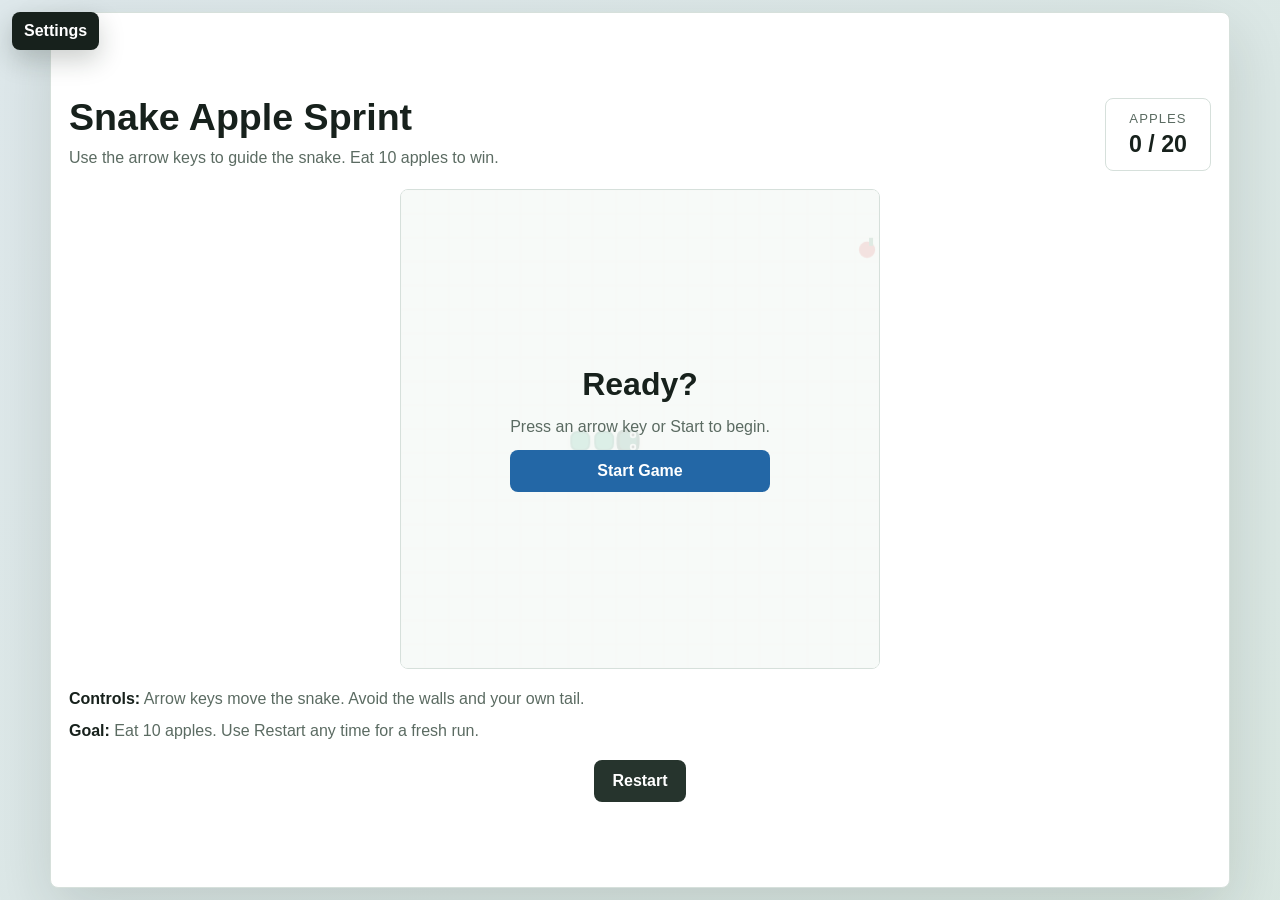
<file: index.html>
<!DOCTYPE html>
<html lang="en">
<head>
  <meta charset="UTF-8">
  <meta name="viewport" content="width=device-width, initial-scale=1.0">
  <title>Snake Apple Sprint</title>
  <link rel="stylesheet" href="styles.css?v=troops-4">
</head>
<body>
  <div class="game-menu">
    <button class="game-menu-button" type="button" aria-label="Open game selection">Settings</button>
    <nav class="game-sidebar" aria-label="Game navigation">
      <a href="#snakeGame">Snake</a>
      <a href="#runnerGame">Coin Runner</a>
      <a href="#mazePanel">Lantern Maze</a>
      <a href="#wordPanel">Word Forge</a>
      <a href="#tankPanel">Tank Battle</a>
      <a href="#defensePanel">President Defense</a>
    </nav>
  </div>

  <main class="game-shell">
    <section class="game-panel" id="snakeGame" aria-label="Snake game">
      <div class="top-bar">
        <div>
          <h1>Snake Apple Sprint</h1>
          <p>Use the arrow keys to guide the snake. Eat 10 apples to win.</p>
        </div>
        <div class="score-card" aria-live="polite">
          <span>Apples</span>
          <strong id="score">0 / 10</strong>
        </div>
      </div>

      <div class="board-wrap">
        <canvas id="gameCanvas" width="480" height="480" aria-label="Snake game board"></canvas>
        <div class="overlay" id="overlay">
          <h2 id="overlayTitle">Ready?</h2>
          <p id="overlayText">Press an arrow key or Start to begin.</p>
          <button id="restartButton" type="button">Start Game</button>
        </div>
      </div>

      <div class="instructions">
        <p><strong>Controls:</strong> Arrow keys move the snake. Avoid the walls and your own tail.</p>
        <p><strong>Goal:</strong> Eat 10 apples. Use Restart any time for a fresh run.</p>
      </div>

      <button class="secondary-button" id="quickRestartButton" type="button">Restart</button>
    </section>

    <section class="game-panel runner-panel" id="runnerGame" aria-label="Coin runner game">
      <div class="top-bar">
        <div>
          <h1>Coin Track Runner</h1>
          <p>Dodge boxes, jump barriers, and slide under signs while collecting coins.</p>
        </div>
        <div class="score-card coin-score" aria-live="polite">
          <span>Runner</span>
          <strong id="runnerScore">Coins 0 | Lives 3</strong>
        </div>
      </div>

      <div class="runner-wrap">
        <canvas id="runnerCanvas" width="640" height="360" aria-label="Subway surfer style runner game"></canvas>
        <div class="overlay runner-overlay" id="runnerOverlay">
          <h2 id="runnerOverlayTitle">Ready?</h2>
          <p id="runnerOverlayText">Press Start to run. Use arrows to switch lanes, jump, and slide under signs.</p>
          <button id="runnerRestartButton" type="button">Start Run</button>
        </div>
      </div>

      <div class="instructions">
        <p><strong>Controls:</strong> Left/Right or A/D switch lanes. Up, W, or Space jumps.</p>
        <p><strong>Goal:</strong> Survive as long as you can. Collect coins, shields, and magnets. You have 3 lives.</p>
      </div>

      <button class="secondary-button" id="runnerQuickRestartButton" type="button">Restart Runner</button>
    </section>

    <section class="game-panel maze-panel" id="mazePanel" aria-label="Dark maze game">
      <div class="top-bar">
        <div>
          <h1>Lantern Maze</h1>
          <p>Find the glowing exit in a dark maze. Only the area near you is visible.</p>
        </div>
        <div class="score-card maze-status" aria-live="polite">
          <span>Maze</span>
          <strong id="mazeStats">100 HP</strong>
        </div>
      </div>

      <div class="maze-wrap">
        <canvas id="mazeCanvas" width="640" height="420" aria-label="Dark maze board"></canvas>
        <div class="overlay maze-overlay" id="mazeOverlay">
          <h2 id="mazeOverlayTitle">Enter the Maze</h2>
          <p id="mazeOverlayText">Use the arrow buttons below to move through the dark. Press B to arm a bomb.</p>
          <button id="mazeRestartButton" type="button">Start Maze</button>
        </div>
      </div>

      <div class="maze-controls" aria-label="Maze movement buttons">
        <button class="maze-arrow" id="mazeUpButton" type="button" aria-label="Move up">↑</button>
        <button class="maze-arrow" id="mazeLeftButton" type="button" aria-label="Move left">←</button>
        <button class="maze-arrow" id="mazeDownButton" type="button" aria-label="Move down">↓</button>
        <button class="maze-arrow" id="mazeRightButton" type="button" aria-label="Move right">→</button>
      </div>
      <button class="give-up-button" id="mazeGiveUpButton" type="button">Give Up</button>

      <div class="instructions">
        <p><strong>Controls:</strong> Use the arrow buttons. Keyboard arrows work after clicking the maze. Press B to arm a bomb.</p>
        <p><strong>Goal:</strong> The exit route can be completed in 400 steps or less. Avoid the monster, collect meat to heal, and use bombs to break walls.</p>
      </div>

      <button class="secondary-button" id="mazeQuickRestartButton" type="button">Restart Maze</button>
    </section>

    <section class="game-panel word-panel" id="wordPanel" aria-label="Word guessing game">
      <div class="top-bar">
        <div>
          <h1>Word Forge</h1>
          <p>Guess the hidden 5 or 6 letter word. The board changes size to match the word.</p>
        </div>
        <div class="score-card word-status" aria-live="polite">
          <span>Word</span>
          <strong id="wordStatus">Ready</strong>
        </div>
      </div>

      <div class="word-board" id="wordBoard" aria-label="Word guesses"></div>

      <form class="word-form" id="wordForm">
        <input id="wordInput" type="text" autocomplete="off" spellcheck="false" aria-label="Enter your word guess">
        <button id="wordGuessButton" type="submit">Guess</button>
      </form>

      <div class="word-message" id="wordMessage" aria-live="polite">Type a guess and press Guess.</div>

      <div class="instructions">
        <p><strong>Clues:</strong> Green means correct spot, gold means the letter is in the word, gray means not included.</p>
        <p><strong>Goal:</strong> Solve the word in 6 guesses. New Game picks a fresh 5 or 6 letter word.</p>
      </div>

      <button class="secondary-button" id="wordRestartButton" type="button">New Game</button>
    </section>

    <section class="game-panel tank-panel" id="tankPanel" aria-label="Tank battle game">
      <div class="top-bar">
        <div>
          <h1>Tank Battle</h1>
          <p>Clear enemy waves, earn coins, repair your tank, and upgrade between stages.</p>
        </div>
        <div class="score-card tank-status" aria-live="polite">
          <span>Tank</span>
          <strong id="tankStats">Stage 1</strong>
        </div>
      </div>

      <div class="tank-wrap">
        <canvas id="tankCanvas" width="640" height="420" aria-label="Tank battle arena"></canvas>
        <div class="overlay tank-overlay" id="tankOverlay">
          <h2 id="tankOverlayTitle">Tank Ready</h2>
          <p id="tankOverlayText">Use the arrow keys to move and press P to shoot.</p>
          <button id="tankStartButton" type="button">Start Battle</button>
        </div>
      </div>

      <div class="tank-shop" id="tankShop" hidden>
        <button id="tankRepairButton" type="button">Repair 20 HP - 8 coins</button>
        <button id="tankArmorButton" type="button">Armor +20 max HP - 14 coins</button>
        <button id="tankDamageButton" type="button">Cannon +1 damage - 16 coins</button>
        <button id="tankSpeedButton" type="button">Tracks +speed - 12 coins</button>
        <button id="tankNextStageButton" type="button">Next Stage</button>
      </div>

      <div class="instructions">
        <p><strong>Controls:</strong> Click the tank game first. Arrow keys move the tank. Press P to shoot.</p>
        <p><strong>Goal:</strong> Defeat all enemies in each stage, spend coins on repairs/upgrades, then continue.</p>
      </div>

      <button class="secondary-button" id="tankRestartButton" type="button">Restart Tank Game</button>
    </section>

    <section class="game-panel defense-panel" id="defensePanel" aria-label="President tower defense game">
      <div class="top-bar">
        <div>
          <h1>President Defense</h1>
          <p>Build walls and defenses, fight as a soldier, and protect the president on the right side.</p>
        </div>
        <div class="score-card defense-status" aria-live="polite">
          <span>Defense</span>
          <strong id="defenseStats">Wave 1</strong>
        </div>
      </div>

      <div class="defense-toolbar" aria-label="Defense build controls">
        <button class="defense-tab" id="defensePlayerTabButton" type="button">Player Upgrades</button>
        <button class="defense-tab active" id="defenseBuildTabButton" type="button">Defenses</button>
        <button class="defense-tab" id="defenseUpgradeTabButton" type="button">Defense Upgrades</button>
        <button class="defense-tab" id="defenseAbilityTabButton" type="button">Abilities</button>
        <button class="defense-tab" id="defenseMergeTabButton" type="button">Merge</button>
        <button class="defense-tab" id="defenseRepairTabButton" type="button">Repairs</button>
        <button class="defense-tab" id="defenseStatsTabButton" type="button">Stats</button>
        <button class="defense-tab" id="defenseHandbookTabButton" type="button">Handbook</button>
        <button class="defense-tab" id="defenseDemoTabButton" type="button">Demo Mode</button>
        <button id="defenseBattleModeButton" type="button">Battle Mode</button>
        <button id="defenseWaveButton" type="button">Start Wave</button>
        <button id="defenseReturnHomeButton" type="button" hidden>Return Home</button>
      </div>

      <div class="defense-menu">
        <div class="defense-menu-panel" id="defensePlayerPanel">
          <button id="defenseDamageUpgradeButton" type="button">Damage +1 - 24</button>
          <button id="defenseBurstUpgradeButton" type="button">Burst Fire - 38</button>
          <button id="defenseFireRateUpgradeButton" type="button">Faster Trigger - 30</button>
          <button id="defenseHealthUpgradeButton" type="button">Health +190 - 20</button>
          <div class="equipment-panel" id="defenseEquipmentPanel"></div>
          <div class="defense-president-upgrades">
            <small id="defensePresidentStatus">President Lv 1 | 100 HP</small>
            <button id="defensePresidentHealthButton" type="button">President Health +50 - 120</button>
          </div>
        </div>
        <div class="defense-menu-panel active" id="defenseBuildPanel">
          <details class="defense-build-section" open>
            <summary class="defense-build-section-title">Basics</summary>
            <div class="defense-build-items">
              <button class="defense-tool active" id="defenseWallButton" type="button">Wall - 12</button>
              <button class="defense-tool" id="defenseCampButton" type="button">Army Camp - 44</button>
              <button class="defense-tool" id="defenseTankCampButton" type="button">Tank Camp - 78</button>
              <button class="defense-tool" id="defenseAirfieldButton" type="button">Airfield - 90</button>
              <button class="defense-tool" id="defenseTroopLauncherButton" type="button">Troop Launcher - 130</button>
              <button class="defense-tool" id="defenseBuilderButton" type="button">Battle Builder - 110</button>
            </div>
          </details>
          <details class="defense-build-section">
            <summary class="defense-build-section-title">Weapons</summary>
            <div class="defense-build-items">
              <button class="defense-tool" id="defenseTurretButton" type="button">Turret - 34</button>
              <button class="defense-tool" id="defenseCannonButton" type="button">Cannon - 52</button>
              <button class="defense-tool" id="defenseAntiAirButton" type="button">Anti-Air - 46</button>
              <button class="defense-tool" id="defenseGrenadeButton" type="button">Grenade Tower - 74</button>
              <button class="defense-tool" id="defenseMinigunButton" type="button">Minigun - 64</button>
              <button class="defense-tool" id="defenseRicochetButton" type="button">Ricochet Cannon - 175</button>
              <button class="defense-tool" id="defenseWizardButton" type="button">Wizard Tower - 45</button>
            </div>
          </details>
          <details class="defense-build-section">
            <summary class="defense-build-section-title">High-End Weapons</summary>
            <div class="defense-build-items">
              <button class="defense-tool" id="defenseSpellButton" type="button">Spell Tower - 260</button>
              <button class="defense-tool" id="defenseInfernoSingleButton" type="button">Inferno Single - 420</button>
              <button class="defense-tool" id="defenseInfernoMultiButton" type="button">Inferno Multi - 420</button>
              <button class="defense-tool" id="defenseMonolithButton" type="button">Monolith - 500</button>
              <button class="defense-tool" id="defenseXbowButton" type="button">X-Bow - 350</button>
              <button class="defense-tool" id="defenseGigaTeslaButton" type="button">Giga Tesla - 480</button>
              <button class="defense-tool" id="defenseScattershotButton" type="button">Scattershot - 400</button>
              <button class="defense-tool" id="defenseAirburstButton" type="button">Explosive Air Defense - 96</button>
            </div>
          </details>
          <details class="defense-build-section">
            <summary class="defense-build-section-title">Traps</summary>
            <div class="defense-build-items">
              <button class="defense-tool" id="defenseTrapButton" type="button">Bomb Trap - 24</button>
              <button class="defense-tool" id="defenseGiantBombButton" type="button">Giant Bomb - 60</button>
              <button class="defense-tool" id="defensePushTrapButton" type="button">Push Trap - 38</button>
              <button class="defense-tool" id="defenseAirbombButton" type="button">Air Bomb - 76</button>
            </div>
          </details>
          <details class="defense-build-section">
            <summary class="defense-build-section-title">Artillery</summary>
            <div class="defense-build-items">
              <button class="defense-tool" id="defenseMortarButton" type="button">Mortar - 88</button>
              <button class="defense-tool" id="defenseMultiMortarButton" type="button">Multi Mortar - 124</button>
              <button class="defense-tool" id="defenseMissileButton" type="button">Missile - 250</button>
              <button class="defense-tool" id="defenseRapidMissileButton" type="button">Rapid Missile - 375</button>
              <button class="defense-tool" id="defenseInfernoArtilleryButton" type="button">Inferno Artillery - 700</button>
              <button class="defense-tool" id="defenseEagleButton" type="button">Eagle Artillery - 1000</button>
            </div>
          </details>
          <details class="defense-build-section" id="defenseMergedBuildSection" hidden>
            <summary class="defense-build-section-title">Merged Defenses</summary>
            <div class="defense-build-items">
              <button class="defense-tool" id="defenseFreezeSpellBuildButton" type="button">Freeze/Poison Spell Tower - 1000</button>
              <button class="defense-tool" id="defenseLavaLauncherButton" type="button">Lava Launcher - 7500</button>
              <button class="defense-tool" id="defenseYpj20Button" type="button">YPJ 20 - 35000</button>
              <button class="defense-tool" id="defenseGigaInfernoButton" type="button">Giga Inferno - 15000</button>
              <button class="defense-tool" id="defenseSuperWizardButton" type="button">Super Wizard Tower - 2000</button>
            </div>
          </details>
        </div>
        <div class="defense-menu-panel" id="defenseUpgradePanel">
          <details class="defense-build-section" open>
            <summary class="defense-build-section-title">Basics</summary>
            <div class="defense-build-items">
              <button id="defenseWallUpgradeButton" type="button">Stronger Walls - 26</button>
              <button id="defenseCampUpgradeButton" type="button">Army Camp Training - 36</button>
              <button id="defenseTankCampUpgradeButton" type="button">Tank Camp Training - 48</button>
              <button id="defenseAirfieldUpgradeButton" type="button">Airfield Training - 54</button>
              <button id="defenseTroopLauncherUpgradeButton" type="button">Troop Launcher - 62</button>
              <button id="defenseBuilderUpgradeButton" type="button">Builder Repairs - 44</button>
            </div>
          </details>
          <details class="defense-build-section">
            <summary class="defense-build-section-title">Weapons</summary>
            <div class="defense-build-items">
              <button id="defenseTurretUpgradeButton" type="button">Turret Power - 34</button>
              <button id="defenseCannonUpgradeButton" type="button">Cannon Power - 42</button>
              <button id="defenseAntiAirUpgradeButton" type="button">Anti-Air Power - 38</button>
              <button id="defenseGrenadeUpgradeButton" type="button">Grenade Power - 42</button>
              <button id="defenseMinigunUpgradeButton" type="button">Minigun Power - 40</button>
              <button id="defenseRicochetUpgradeButton" type="button">Ricochet Power - 64</button>
              <button id="defenseWizardUpgradeButton" type="button">Wizard Tower slash</button>
            </div>
          </details>
          <details class="defense-build-section">
            <summary class="defense-build-section-title">High-End Weapons</summary>
            <div class="defense-build-items">
              <button id="defenseSpellUpgradeButton" type="button">Spell Rage - 70</button>
              <button id="defenseInfernoUpgradeButton" type="button">Inferno Heat - 100</button>
              <button id="defenseFreezeSpellUpgradeButton" type="button">Freeze/Poison Spell - 95</button>
              <button id="defenseMonolithUpgradeButton" type="button">Monolith Power - 90</button>
              <button id="defenseXbowUpgradeButton" type="button">X-Bow Lv 2 - 190</button>
              <button id="defenseGigaTeslaUpgradeButton" type="button">Giga Tesla damage/chains</button>
              <button id="defenseGigaInfernoUpgradeButton" type="button">Giga Inferno burn</button>
              <button id="defenseScattershotUpgradeButton" type="button">Scattershot damage</button>
            </div>
          </details>
          <details class="defense-build-section">
            <summary class="defense-build-section-title">Traps</summary>
            <div class="defense-build-items">
              <button id="defenseTrapUpgradeButton" type="button">Bomb Trap Power - 34</button>
              <button id="defensePushTrapUpgradeButton" type="button">Push Trap distance</button>
              <button id="defenseAirbombUpgradeButton" type="button">Airbomb Power - 46</button>
            </div>
          </details>
          <details class="defense-build-section">
            <summary class="defense-build-section-title">Artillery</summary>
            <div class="defense-build-items">
              <button id="defenseMortarUpgradeButton" type="button">Mortar Power - 52</button>
              <button id="defenseMultiMortarUpgradeButton" type="button">Multi Mortar Power - 58</button>
              <button id="defenseMissileUpgradeButton" type="button">Missile Power - 60</button>
              <button id="defenseRapidMissileUpgradeButton" type="button">Rapid Missile Power - 72</button>
              <button id="defenseInfernoArtilleryUpgradeButton" type="button">Inferno Artillery - 110</button>
              <button id="defenseEagleUpgradeButton" type="button">Eagle Power - 120</button>
              <button id="defenseHoneyLauncherButton" type="button">Honey Launcher Lv 1 - $5000</button>
            </div>
          </details>
        </div>
        <div class="defense-menu-panel ability-panel" id="defenseAbilityPanel">
          <div class="ability-list" id="defenseAbilityList">Max a defense to unlock Phoenix.</div>
        </div>
        <div class="defense-menu-panel merge-panel" id="defenseMergePanel">
          <div class="merge-list" id="defenseMergeList">Merge a Mortar and Spell Tower to unlock a Freeze/Poison Spell Tower.</div>
        </div>
        <div class="defense-menu-panel repair-panel" id="defenseRepairPanel">
          <div class="repair-list" id="defenseRepairList">No damaged buildings.</div>
        </div>
        <div class="defense-menu-panel stats-panel" id="defenseStatsPanel">
          <div class="defense-stat-list" id="defenseStatList">Select Stats to view defense power.</div>
        </div>
        <div class="defense-menu-panel handbook-panel" id="defenseHandbookPanel">
          <div class="defense-handbook-list" id="defenseHandbookList">Select Handbook to view defense level progress.</div>
        </div>
        <div class="defense-menu-panel demo-panel" id="defenseDemoPanel">
          <button id="defenseDemoToggleButton" type="button">Demo Mode: OFF</button>
          <p>Turn on Demo Mode for infinite money while testing defenses, upgrades, repairs, and abilities.</p>
          <label class="demo-wave-control">
            Jump to wave
            <input id="defenseDemoWaveInput" type="number" min="1" max="200" value="20">
          </label>
          <button id="defenseDemoWaveButton" type="button">Set Wave</button>
          <p id="defenseDemoWaveStatus">Type a wave number, then start it.</p>
        </div>
      </div>

      <div class="defense-wrap">
        <canvas id="defenseCanvas" width="1080" height="480" aria-label="Side scrolling tower defense battlefield"></canvas>
        <div class="overlay defense-overlay" id="defenseOverlay">
          <h2 id="defenseOverlayTitle">Hold the Line</h2>
          <p id="defenseOverlayText">Aim with the mouse and left click to shoot. Place defenses before starting a wave.</p>
          <div class="defense-next-preview" id="defenseNextPreview" hidden></div>
          <button id="defenseStartButton" type="button">Start Defense</button>
        </div>
      </div>

      <div class="instructions">
        <p><strong>Controls:</strong> Click this game first. A/D or Left/Right scrolls the battlefield. W/S or Up/Down moves your soldier. Aim with the mouse and left click to shoot.</p>
        <p><strong>Build:</strong> Use the tabs for player upgrades, defenses, and defense upgrades. Shift+click or right-click places selected defenses.</p>
        <p><strong>Story Mode:</strong> Use the attack button below to raid the Plains, Forest, Cave Entrance, and deeper scenes. Every enemy drops ores, and each cleared level grants a random piece of equipment. After 3 attack levels, defend the president to recharge.</p>
      </div>

      <div class="defense-story-bar">
        <button class="secondary-button defense-story-button" id="defenseStoryButton" type="button">Attack: Plains - Level 1</button>
        <span class="defense-story-status" id="defenseStoryStatus">Story: Level 1 (Plains) | Attacks left: 3/3</span>
      </div>

      <button class="secondary-button" id="defenseRestartButton" type="button">Restart Defense</button>
      <button class="secondary-button" id="defenseGiveUpButton" type="button">Give Up</button>
    </section>
  </main>

  <script src="script.js?v=troops-4"></script>
</body>
</html>
</file>
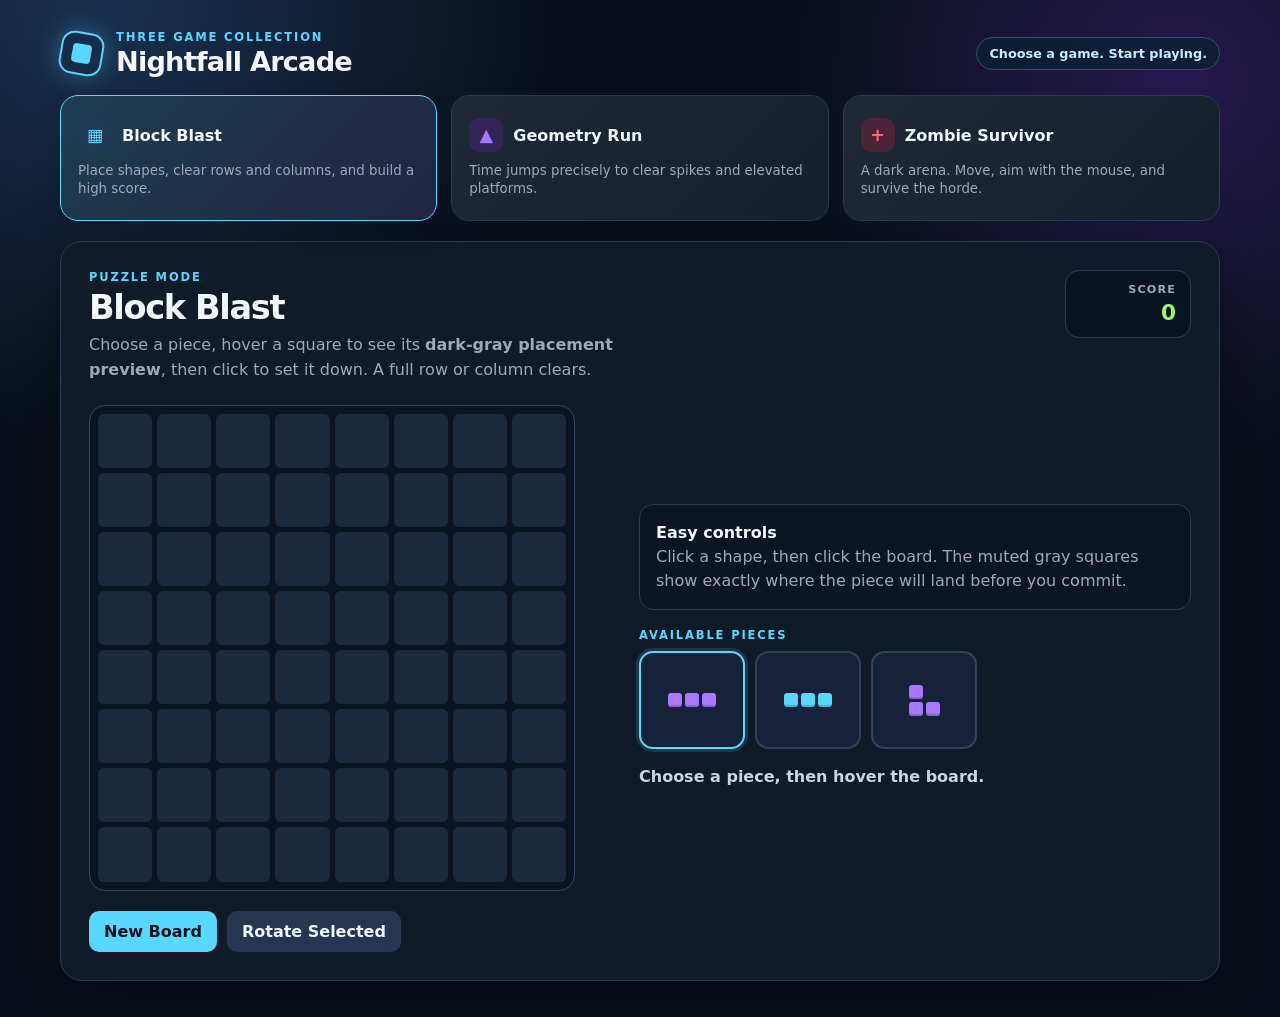
<file: nightfall-arcade.html>
<!DOCTYPE html>
<html lang="en">
<head>
  <meta charset="UTF-8">
  <meta name="viewport" content="width=device-width, initial-scale=1.0">
  <title>Nightfall Arcade</title>
  <style>
    :root {
      color-scheme: dark;
      --ink: #f4f7fb;
      --muted: #9da9bb;
      --night: #09101b;
      --panel: #111b2a;
      --panel-light: #18263a;
      --line: #2b3a50;
      --cyan: #58d7ff;
      --violet: #a879ff;
      --lime: #9cf56b;
      --danger: #ff667d;
      --shadow: 0 22px 70px rgba(0, 0, 0, .38);
    }

    * { box-sizing: border-box; }
    html { scroll-behavior: smooth; }
    body {
      min-width: 320px;
      min-height: 100vh;
      margin: 0;
      color: var(--ink);
      font-family: Inter, ui-sans-serif, system-ui, -apple-system, BlinkMacSystemFont, "Segoe UI", sans-serif;
      background: radial-gradient(circle at 8% 0%, #1a3050 0%, transparent 28rem), radial-gradient(circle at 92% 8%, #25194d 0%, transparent 24rem), var(--night);
    }
    button { font: inherit; }
    button:focus-visible, canvas:focus-visible { outline: 3px solid #fff; outline-offset: 3px; }

    .site-header { width: min(1160px, calc(100% - 32px)); margin: 0 auto; padding: 30px 0 18px; display: flex; justify-content: space-between; gap: 20px; align-items: center; }
    .brand { display: flex; align-items: center; gap: 13px; }
    .brand-mark { width: 43px; height: 43px; border: 2px solid var(--cyan); border-radius: 13px; transform: rotate(10deg); box-shadow: 0 0 25px rgba(88, 215, 255, .35); position: relative; }
    .brand-mark::after { content: ""; position: absolute; inset: 10px; background: var(--cyan); border-radius: 4px; }
    .eyebrow { color: var(--cyan); font-size: .72rem; font-weight: 800; letter-spacing: .16em; text-transform: uppercase; }
    .brand h1 { margin: 2px 0 0; font-size: clamp(1.2rem, 3vw, 1.7rem); letter-spacing: -.03em; }
    .status-pill { border: 1px solid #31506c; border-radius: 999px; padding: 8px 12px; color: #c6eefd; background: rgba(12, 32, 50, .8); font-size: .8rem; font-weight: 750; }

    main { width: min(1160px, calc(100% - 32px)); margin: 0 auto 36px; }
    .game-picker { display: grid; grid-template-columns: repeat(3, 1fr); gap: 14px; margin-bottom: 20px; }
    .game-tab { min-height: 126px; text-align: left; color: var(--ink); border: 1px solid var(--line); border-radius: 18px; padding: 17px; cursor: pointer; background: linear-gradient(135deg, rgba(255,255,255,.06), rgba(255,255,255,.015)), var(--panel); transition: transform .16s ease, border-color .16s ease, background .16s ease; }
    .game-tab:hover { transform: translateY(-3px); border-color: #627897; }
    .game-tab[aria-selected="true"] { border-color: var(--cyan); background: linear-gradient(135deg, rgba(88,215,255,.18), rgba(168,121,255,.11)), var(--panel); box-shadow: 0 10px 30px rgba(0,0,0,.18); }
    .game-tab-top { display: flex; align-items: center; gap: 10px; }
    .tab-icon { display: grid; place-items: center; width: 34px; height: 34px; border-radius: 10px; background: #213852; color: var(--cyan); font-weight: 900; font-size: 1.1rem; }
    .tab-icon.runner { color: var(--violet); background: #322657; }
    .tab-icon.survive { color: var(--danger); background: #4b2436; }
    .game-tab strong { font-size: 1rem; }
    .game-tab small { display: block; margin: 10px 0 0; color: var(--muted); line-height: 1.35; }

    .game-panel { display: none; background: rgba(17,27,42,.94); border: 1px solid var(--line); border-radius: 22px; padding: clamp(16px, 3vw, 28px); box-shadow: var(--shadow); }
    .game-panel.active { display: block; }
    .game-heading { display: flex; align-items: flex-start; justify-content: space-between; gap: 20px; margin-bottom: 22px; }
    .game-heading h2 { margin: 4px 0 6px; font-size: clamp(1.5rem, 3.2vw, 2.1rem); letter-spacing: -.04em; }
    .game-heading p { max-width: 600px; margin: 0; color: var(--muted); line-height: 1.55; }
    .metric { min-width: 126px; padding: 12px 14px; border: 1px solid var(--line); border-radius: 14px; text-align: right; background: rgba(6, 13, 24, .52); }
    .metric span { display:block; color: var(--muted); text-transform: uppercase; letter-spacing: .1em; font-size: .7rem; font-weight: 800; }
    .metric strong { display:block; margin-top: 4px; color: var(--lime); font-size: 1.35rem; }

    .block-layout { display: grid; grid-template-columns: minmax(260px, 486px) minmax(220px, 1fr); align-items: center; justify-content: center; gap: clamp(20px, 5vw, 64px); }
    .block-board { width: min(100%, 486px); display: grid; grid-template-columns: repeat(8, 1fr); gap: 5px; aspect-ratio: 1; padding: 8px; background: #0b1422; border: 1px solid #34465d; border-radius: 16px; }
    .cell { min-width: 0; border: 0; border-radius: 6px; background: #1b293d; cursor: pointer; transition: background .1s ease, transform .1s ease; }
    .cell:hover { transform: scale(.94); }
    .cell.preview { background: #566170; }
    .cell.invalid { background: #503846; }
    .cell.filled-cyan { background: #45ccef; box-shadow: inset 0 -4px rgba(0,0,0,.17); }
    .cell.filled-violet { background: #9b6af4; box-shadow: inset 0 -4px rgba(0,0,0,.17); }
    .cell.filled-lime { background: #87dd63; box-shadow: inset 0 -4px rgba(0,0,0,.17); }
    .cell.filled-orange { background: #ffad57; box-shadow: inset 0 -4px rgba(0,0,0,.17); }
    .block-side { display: grid; gap: 18px; }
    .tip-box { padding: 16px; border: 1px solid var(--line); border-radius: 14px; background: #0c1523; color: var(--muted); line-height: 1.5; }
    .tip-box strong { color: var(--ink); }
    .piece-rack { display: flex; gap: 10px; flex-wrap: wrap; }
    .piece { width: 106px; height: 98px; padding: 12px; display: grid; place-items: center; border: 2px solid #31425b; border-radius: 14px; background: #152238; cursor: pointer; }
    .piece:hover { border-color: #6f89a9; }
    .piece.selected { border-color: var(--cyan); box-shadow: 0 0 0 3px rgba(88,215,255,.15); }
    .piece:disabled { cursor: default; opacity: .25; }
    .mini-shape { display: grid; gap: 3px; }
    .mini-block { width: 14px; height: 14px; border-radius: 3px; background: var(--piece-color); box-shadow: inset 0 -2px rgba(0,0,0,.17); }
    .control-row { display: flex; flex-wrap: wrap; gap: 10px; margin-top: 20px; }
    .action { border: 0; border-radius: 10px; padding: 11px 15px; color: #06111b; font-weight: 850; cursor: pointer; background: var(--cyan); }
    .action:hover { filter: brightness(1.1); }
    .action.secondary { color: var(--ink); background: #263650; }
    .live-message { min-height: 1.5em; color: #c7d5e6; font-weight: 650; }

    .canvas-shell { position: relative; width: min(100%, 920px); margin: 0 auto; overflow: hidden; border: 1px solid #34445e; border-radius: 16px; background: #070c15; box-shadow: inset 0 0 80px rgba(0,0,0,.35); }
    .canvas-shell canvas { display: block; width: 100%; height: auto; touch-action: none; }
    .game-help { display: flex; gap: 10px; flex-wrap: wrap; margin-top: 16px; }
    .key { display: inline-flex; align-items: center; border: 1px solid #3b4d66; border-bottom-width: 3px; border-radius: 7px; padding: 5px 8px; background: #19283c; color: #dceaff; font: 750 .77rem ui-monospace, SFMono-Regular, Menlo, monospace; }
    .help-text { color: var(--muted); line-height: 1.55; }

    .runner-panel .metric strong { color: #d2aeff; }
    .survivor-panel .metric strong { color: #ff9cac; }
    .survivor-panel .canvas-shell { cursor: crosshair; }
    .survivor-hud { display: grid; grid-template-columns: 1fr 1fr 1fr; gap: 10px; margin-top: 14px; }
    .hud-card { padding: 11px 13px; border: 1px solid var(--line); border-radius: 11px; background: #0c1523; color: var(--muted); }
    .hud-card b { display: block; margin-top: 4px; color: var(--ink); font-size: 1.08rem; }

    @media (max-width: 700px) {
      .site-header { padding-top: 18px; }
      .status-pill { display: none; }
      .game-picker { grid-template-columns: 1fr; }
      .game-tab { min-height: 88px; }
      .game-heading { display: block; }
      .metric { display: inline-block; margin-top: 15px; text-align: left; }
      .block-layout { grid-template-columns: 1fr; }
      .piece { width: 88px; height: 82px; }
      .survivor-hud { grid-template-columns: 1fr; }
    }
  </style>
</head>
<body>
  <header class="site-header">
    <div class="brand">
      <div class="brand-mark" aria-hidden="true"></div>
      <div><div class="eyebrow">Three game collection</div><h1>Nightfall Arcade</h1></div>
    </div>
    <div class="status-pill">Choose a game. Start playing.</div>
  </header>

  <main>
    <nav class="game-picker" aria-label="Choose a game" role="tablist">
      <button class="game-tab" id="block-tab" role="tab" aria-controls="block-game" aria-selected="true" data-game="block">
        <span class="game-tab-top"><span class="tab-icon" aria-hidden="true">▦</span><strong>Block Blast</strong></span>
        <small>Place shapes, clear rows and columns, and build a high score.</small>
      </button>
      <button class="game-tab" id="runner-tab" role="tab" aria-controls="runner-game" aria-selected="false" data-game="runner">
        <span class="game-tab-top"><span class="tab-icon runner" aria-hidden="true">▲</span><strong>Geometry Run</strong></span>
        <small>Time jumps precisely to clear spikes and elevated platforms.</small>
      </button>
      <button class="game-tab" id="survivor-tab" role="tab" aria-controls="survivor-game" aria-selected="false" data-game="survivor">
        <span class="game-tab-top"><span class="tab-icon survive" aria-hidden="true">+</span><strong>Zombie Survivor</strong></span>
        <small>A dark arena. Move, aim with the mouse, and survive the horde.</small>
      </button>
    </nav>

    <section class="game-panel active" id="block-game" role="tabpanel" aria-labelledby="block-tab">
      <div class="game-heading">
        <div><div class="eyebrow">Puzzle mode</div><h2>Block Blast</h2><p>Choose a piece, hover a square to see its <strong>dark-gray placement preview</strong>, then click to set it down. A full row or column clears.</p></div>
        <div class="metric"><span>Score</span><strong id="block-score">0</strong></div>
      </div>
      <div class="block-layout">
        <div class="block-board" id="block-board" aria-label="Block Blast board"></div>
        <div class="block-side">
          <div class="tip-box"><strong>Easy controls</strong><br>Click a shape, then click the board. The muted gray squares show exactly where the piece will land before you commit.</div>
          <div><div class="eyebrow" style="margin-bottom:9px">Available pieces</div><div class="piece-rack" id="piece-rack" aria-label="Available shapes"></div></div>
          <div class="live-message" id="block-message" aria-live="polite">Choose any bright piece to begin.</div>
        </div>
      </div>
      <div class="control-row"><button class="action" id="block-new" type="button">New Board</button><button class="action secondary" id="block-rotate" type="button">Rotate Selected</button></div>
    </section>

    <section class="game-panel runner-panel" id="runner-game" role="tabpanel" aria-labelledby="runner-tab">
      <div class="game-heading">
        <div><div class="eyebrow">Runner mode</div><h2>Geometry Run</h2><p>Guide the glowing square through an endless neon course. Jump over spikes and onto or past raised platforms.</p></div>
        <div class="metric"><span>Distance</span><strong id="runner-score">0 m</strong></div>
      </div>
      <div class="canvas-shell"><canvas id="runner-canvas" width="920" height="400" tabindex="0" aria-label="Geometry Run. Press Space, Up, or click to jump."></canvas></div>
      <div class="control-row"><button class="action" id="runner-start" type="button">Start Run</button><button class="action secondary" id="runner-restart" type="button">Restart</button></div>
      <div class="game-help"><span class="key">SPACE</span><span class="key">UP</span><span class="key">CLICK</span><span class="help-text">Jump. Hold no keys—this is all about timing.</span></div>
    </section>

    <section class="game-panel survivor-panel" id="survivor-game" role="tabpanel" aria-labelledby="survivor-tab">
      <div class="game-heading">
        <div><div class="eyebrow">Survival mode</div><h2>Zombie Survivor</h2><p>Stay in the light. Use the mouse to aim and fire at the approaching dead. Move with WASD or arrow keys.</p></div>
        <div class="metric"><span>Survival</span><strong id="survivor-time">0.0 s</strong></div>
      </div>
      <div class="canvas-shell"><canvas id="survivor-canvas" width="920" height="500" tabindex="0" aria-label="Zombie Survivor. Aim with the mouse, click to fire, and move with WASD or arrow keys."></canvas></div>
      <div class="survivor-hud"><div class="hud-card">Health<b id="survivor-health">100 / 100</b></div><div class="hud-card">Eliminated<b id="survivor-kills">0</b></div><div class="hud-card">Threat level<b id="survivor-threat">Low</b></div></div>
      <div class="control-row"><button class="action" id="survivor-start" type="button">Enter Arena</button><button class="action secondary" id="survivor-restart" type="button">Restart</button></div>
      <div class="game-help"><span class="key">WASD</span><span class="key">ARROWS</span><span class="key">MOUSE</span><span class="key">CLICK / SPACE</span><span class="help-text">Move, aim, and shoot. Keep the horde outside your flashlight.</span></div>
    </section>
  </main>

  <script>
    const tabs = [...document.querySelectorAll('.game-tab')];
    const panels = [...document.querySelectorAll('.game-panel')];
    let activeGame = 'block';
    tabs.forEach(tab => tab.addEventListener('click', () => {
      activeGame = tab.dataset.game;
      tabs.forEach(button => button.setAttribute('aria-selected', button === tab));
      panels.forEach(panel => panel.classList.toggle('active', panel.id === `${activeGame}-game`));
      if (activeGame === 'runner') runnerCanvas.focus();
      if (activeGame === 'survivor') survivorCanvas.focus();
    }));

    const shapes = [
      [[0,0],[1,0],[0,1],[1,1]], [[0,0],[1,0],[2,0]], [[0,0],[0,1],[0,2]],
      [[0,0],[1,0],[2,0],[1,1]], [[0,0],[0,1],[1,1],[2,1]], [[0,0],[1,0],[1,1]],
      [[0,0]], [[0,0],[1,0],[2,0],[3,0]], [[0,0],[0,1],[1,1]]
    ];
    const colors = ['cyan', 'violet', 'lime', 'orange'];
    const blockBoard = document.querySelector('#block-board');
    const pieceRack = document.querySelector('#piece-rack');
    const blockScoreEl = document.querySelector('#block-score');
    const blockMessage = document.querySelector('#block-message');
    let blockGrid, pieces, selectedPiece, hoveredCell, blockScore;

    function copyShape(shape) { return shape.map(([x, y]) => [x, y]); }
    function randomPieces() { return Array.from({length: 3}, (_, i) => ({ cells: copyShape(shapes[Math.floor(Math.random() * shapes.length)]), color: colors[(i + Math.floor(Math.random()*colors.length)) % colors.length], used: false })); }
    function resetBlock() { blockGrid = Array.from({length: 8}, () => Array(8).fill(null)); pieces = randomPieces(); selectedPiece = 0; hoveredCell = null; blockScore = 0; blockScoreEl.textContent = '0'; blockMessage.textContent = 'Choose a piece, then hover the board.'; renderBlock(); }
    function normalizedShape(shape) { const minX = Math.min(...shape.map(cell => cell[0])); const minY = Math.min(...shape.map(cell => cell[1])); return shape.map(([x,y]) => [x-minX,y-minY]); }
    function rotateShape(shape) { return normalizedShape(shape.map(([x,y]) => [-y, x])); }
    function placement(row, col, shape) { return shape.map(([x,y]) => [row+y, col+x]); }
    function validPlacement(row, col, shape) { return placement(row, col, shape).every(([r,c]) => r >= 0 && r < 8 && c >= 0 && c < 8 && !blockGrid[r][c]); }
    function renderPiece(piece, index) {
      const button = document.createElement('button'); button.type = 'button'; button.className = `piece ${index === selectedPiece && !piece.used ? 'selected' : ''}`; button.disabled = piece.used; button.setAttribute('aria-label', piece.used ? 'Piece used' : `Select piece ${index + 1}`);
      const maxX = Math.max(...piece.cells.map(cell => cell[0])); const maxY = Math.max(...piece.cells.map(cell => cell[1]));
      const mini = document.createElement('div'); mini.className = 'mini-shape'; mini.style.gridTemplateColumns = `repeat(${maxX+1}, 14px)`; mini.style.gridTemplateRows = `repeat(${maxY+1}, 14px)`; mini.style.setProperty('--piece-color', `var(--${piece.color})`);
      piece.cells.forEach(([x,y]) => { const part = document.createElement('span'); part.className = 'mini-block'; part.style.gridColumn = x+1; part.style.gridRow = y+1; mini.append(part); });
      button.append(mini); button.addEventListener('click', () => { selectedPiece = index; blockMessage.textContent = 'Placement preview is ready on the board.'; renderBlock(); }); return button;
    }
    function updateBlockPreview(row, col) {
      hoveredCell = [row, col];
      const chosen = pieces[selectedPiece];
      const cells = [...blockBoard.children];
      cells.forEach(cell => cell.classList.remove('preview', 'invalid'));
      if (!chosen || chosen.used) return;
      const valid = validPlacement(row, col, chosen.cells);
      placement(row, col, chosen.cells).forEach(([targetRow, targetCol]) => {
        if (targetRow < 0 || targetRow >= 8 || targetCol < 0 || targetCol >= 8) return;
        cells[targetRow * 8 + targetCol].classList.add(valid ? 'preview' : 'invalid');
      });
    }
    function renderBlock() {
      blockBoard.replaceChildren(); pieceRack.replaceChildren();
      for (let row = 0; row < 8; row++) for (let col = 0; col < 8; col++) {
        const cell = document.createElement('button'); cell.type = 'button'; cell.className = 'cell'; cell.setAttribute('aria-label', `Board row ${row+1}, column ${col+1}`);
        if (blockGrid[row][col]) cell.classList.add(`filled-${blockGrid[row][col]}`);
        cell.addEventListener('pointerenter', () => updateBlockPreview(row, col));
        cell.addEventListener('focus', () => updateBlockPreview(row, col));
        cell.addEventListener('click', () => placeBlock(row, col)); blockBoard.append(cell);
      }
      pieces.forEach((piece, index) => pieceRack.append(renderPiece(piece, index)));
      if (hoveredCell) updateBlockPreview(hoveredCell[0], hoveredCell[1]);
    }
    function placeBlock(row, col) {
      const piece = pieces[selectedPiece];
      if (!piece || piece.used || !validPlacement(row, col, piece.cells)) { blockMessage.textContent = 'That piece cannot fit there. Try a dark-gray preview that stays on the board.'; return; }
      placement(row, col, piece.cells).forEach(([r,c]) => blockGrid[r][c] = piece.color); piece.used = true; let cleared = 0;
      for (let r=0;r<8;r++) if (blockGrid[r].every(Boolean)) { blockGrid[r].fill(null); cleared++; }
      for (let c=0;c<8;c++) if (blockGrid.every(rowCells => rowCells[c])) { for (let r=0;r<8;r++) blockGrid[r][c] = null; cleared++; }
      blockScore += piece.cells.length + cleared * 12; blockScoreEl.textContent = blockScore; hoveredCell = null;
      if (cleared) blockMessage.textContent = `${cleared} line${cleared > 1 ? 's' : ''} cleared!`; else blockMessage.textContent = 'Placed. Keep building your score.';
      if (pieces.every(item => item.used)) { pieces = randomPieces(); selectedPiece = 0; blockMessage.textContent += ' Three fresh pieces arrived.'; }
      else { selectedPiece = pieces.findIndex(item => !item.used); }
      renderBlock();
    }
    document.querySelector('#block-new').addEventListener('click', resetBlock);
    document.querySelector('#block-rotate').addEventListener('click', () => { const piece = pieces[selectedPiece]; if (!piece || piece.used) return; piece.cells = rotateShape(piece.cells); blockMessage.textContent = 'Piece rotated.'; renderBlock(); });
    resetBlock();

    const runnerCanvas = document.querySelector('#runner-canvas'); const runnerCtx = runnerCanvas.getContext('2d'); const runnerScoreEl = document.querySelector('#runner-score');
    let runner = { active: false, over: false, last: 0, distance: 0, player: null, obstacles: [], spawn: 0 };
    function resetRunner(start = false) { runner = { active: start, over: false, last: performance.now(), distance: 0, player: {x:150,y:315,size:34,vy:0,onGround:true,angle:0}, obstacles: [], spawn: 0 }; runnerScoreEl.textContent = '0 m'; drawRunner(); }
    function runnerJump() { if (!runner.active || runner.over || !runner.player.onGround) return; runner.player.vy = -590; runner.player.onGround = false; }
    function addRunnerObstacle() { const platform = Math.random() > .56; runner.obstacles.push(platform ? {type:'platform',x:940,w:150,h:28,y:260} : {type:'spike',x:940,w:40+Math.random()*44,h:45,y:350}); }
    function runnerStep(now) { const dt = Math.min((now-runner.last)/1000,.035); runner.last = now; if (runner.active && !runner.over) {
      const p = runner.player; p.vy += 1500*dt; p.y += p.vy*dt; p.onGround = false;
      if (p.y + p.size >= 350) { p.y=350-p.size; p.vy=0; p.onGround=true; }
      p.angle += dt*5; runner.spawn -= dt; if (runner.spawn <= 0) { addRunnerObstacle(); runner.spawn = 1.15 + Math.random()*.7; }
      const speed = 300 + Math.min(runner.distance*1.5, 130); runner.obstacles.forEach(o => o.x -= speed*dt); runner.obstacles = runner.obstacles.filter(o => o.x+o.w > -10); runner.distance += dt*10; runnerScoreEl.textContent = `${Math.floor(runner.distance)} m`;
      for (const o of runner.obstacles) { const px=p.x+4, py=p.y+4, pw=p.size-8, ph=p.size-8; if (o.type === 'spike' && px+pw>o.x && px<o.x+o.w && py+ph>o.y+5) { runner.over=true; runner.active=false; } if (o.type === 'platform' && px+pw>o.x && px<o.x+o.w && py+ph>o.y && py<o.y+o.h) { runner.over=true; runner.active=false; } }
    } drawRunner(); requestAnimationFrame(runnerStep); }
    function drawRunner() { const c=runnerCtx,w=runnerCanvas.width,h=runnerCanvas.height,p=runner.player; c.clearRect(0,0,w,h); const sky=c.createLinearGradient(0,0,0,h); sky.addColorStop(0,'#101538'); sky.addColorStop(1,'#25144b'); c.fillStyle=sky;c.fillRect(0,0,w,h); c.fillStyle='rgba(169,121,255,.18)'; for(let x=0;x<w;x+=55) c.fillRect(x,0,1,270); c.fillStyle='#101b31';c.fillRect(0,350,w,50); c.fillStyle='#4d377e';c.fillRect(0,350,w,4); runner.obstacles.forEach(o=>{ if(o.type==='spike'){ c.fillStyle='#ff6684'; const n=Math.max(1,Math.floor(o.w/21)); for(let i=0;i<n;i++){c.beginPath();c.moveTo(o.x+i*21,350);c.lineTo(o.x+i*21+10.5,305);c.lineTo(o.x+(i+1)*21,350);c.fill();} } else {c.fillStyle='#6953a4';c.fillRect(o.x,o.y,o.w,o.h);c.fillStyle='#aa91ff';c.fillRect(o.x,o.y,o.w,4);} }); c.save();c.translate(p.x+p.size/2,p.y+p.size/2);c.rotate(p.onGround?0:p.angle);c.fillStyle='#65e1ff';c.shadowColor='#65e1ff';c.shadowBlur=20;c.fillRect(-p.size/2,-p.size/2,p.size,p.size);c.fillStyle='#081424';c.fillRect(-8,-6,6,6);c.restore(); if(!runner.active){c.fillStyle='rgba(4,8,17,.56)';c.fillRect(0,0,w,h);c.textAlign='center';c.fillStyle='#fff';c.font='800 28px system-ui';c.fillText(runner.over?'Run over — press Restart':'Press Start Run',w/2,h/2);c.font='16px system-ui';c.fillStyle='#c8b8e8';c.fillText(runner.over?`Distance: ${Math.floor(runner.distance)} m`:'Space, Up, or click jumps',w/2,h/2+34);} }
    document.querySelector('#runner-start').addEventListener('click',()=>{ if(runner.over) resetRunner(true); else runner.active=true; runner.last=performance.now(); runnerCanvas.focus(); }); document.querySelector('#runner-restart').addEventListener('click',()=>resetRunner(true)); runnerCanvas.addEventListener('pointerdown',runnerJump); document.addEventListener('keydown',e=>{if(activeGame==='runner'&&['Space','ArrowUp','KeyW'].includes(e.code)){e.preventDefault();runnerJump();}}); resetRunner(); requestAnimationFrame(runnerStep);

    const survivorCanvas = document.querySelector('#survivor-canvas'); const survivorCtx = survivorCanvas.getContext('2d'); const survivorTimeEl=document.querySelector('#survivor-time'), survivorHealthEl=document.querySelector('#survivor-health'), survivorKillsEl=document.querySelector('#survivor-kills'), survivorThreatEl=document.querySelector('#survivor-threat');
    let survivor, keys = {}, aiming = false;
    function resetSurvivor(start=false) { survivor={active:start,over:false,last:performance.now(),time:0,health:100,kills:0,spawn:0,fire:0,player:{x:460,y:250,r:16},aim:{x:650,y:250},zombies:[],bullets:[]}; updateSurvivorHud(); drawSurvivor(); }
    function updateSurvivorHud(){survivorTimeEl.textContent=`${survivor.time.toFixed(1)} s`;survivorHealthEl.textContent=`${Math.max(0,Math.ceil(survivor.health))} / 100`;survivorKillsEl.textContent=survivor.kills;survivorThreatEl.textContent=survivor.zombies.length>10?'Severe':survivor.zombies.length>5?'High':survivor.zombies.length>2?'Rising':'Low';}
    function fire(){ if(!survivor.active||survivor.over||survivor.fire>0)return; const p=survivor.player,a=survivor.aim,dx=a.x-p.x,dy=a.y-p.y,d=Math.hypot(dx,dy)||1; survivor.bullets.push({x:p.x+dx/d*20,y:p.y+dy/d*20,vx:dx/d*700,vy:dy/d*700,life:1});survivor.fire=.16; }
    function spawnZombie(){const edge=Math.floor(Math.random()*4),margin=45;let x,y;if(edge===0){x=Math.random()*920;y=-margin;}if(edge===1){x=965;y=Math.random()*500;}if(edge===2){x=Math.random()*920;y=545;}if(edge===3){x=-margin;y=Math.random()*500;} survivor.zombies.push({x,y,r:14+Math.random()*6,hp:2+Math.floor(survivor.time/25),speed:35+Math.random()*24+Math.min(survivor.time,45)});}
    function survivorStep(now){const dt=Math.min((now-survivor.last)/1000,.035);survivor.last=now;if(survivor.active&&!survivor.over){const s=survivor,p=s.player; s.time+=dt;s.fire-=dt;let dx=(keys.KeyD||keys.ArrowRight?1:0)-(keys.KeyA||keys.ArrowLeft?1:0),dy=(keys.KeyS||keys.ArrowDown?1:0)-(keys.KeyW||keys.ArrowUp?1:0);const d=Math.hypot(dx,dy)||1;p.x=Math.max(p.r,Math.min(920-p.r,p.x+dx/d*205*dt));p.y=Math.max(p.r,Math.min(500-p.r,p.y+dy/d*205*dt));s.spawn-=dt;if(s.spawn<=0){spawnZombie();s.spawn=Math.max(.28,1.1-s.time*.011);}if(aiming)fire();s.bullets.forEach(b=>{b.x+=b.vx*dt;b.y+=b.vy*dt;b.life-=dt;});s.bullets=s.bullets.filter(b=>b.life>0&&b.x>-10&&b.x<930&&b.y>-10&&b.y<510);for(const z of s.zombies){const zx=p.x-z.x,zy=p.y-z.y,zd=Math.hypot(zx,zy)||1;z.x+=zx/zd*z.speed*dt;z.y+=zy/zd*z.speed*dt;if(zd<p.r+z.r){s.health-=16*dt;}}for(const b of s.bullets){for(const z of s.zombies){if(Math.hypot(b.x-z.x,b.y-z.y)<z.r+4){z.hp--;b.life=0;break;}}}const alive=[];for(const z of s.zombies){if(z.hp<=0)s.kills++;else alive.push(z);}s.zombies=alive;if(s.health<=0){s.health=0;s.over=true;s.active=false;}updateSurvivorHud();}drawSurvivor();requestAnimationFrame(survivorStep);}
    function drawSurvivor(){const c=survivorCtx,w=920,h=500,s=survivor,p=s.player;c.fillStyle='#05080d';c.fillRect(0,0,w,h);c.strokeStyle='rgba(104,129,149,.09)';c.lineWidth=1;for(let x=0;x<w;x+=46){c.beginPath();c.moveTo(x,0);c.lineTo(x,h);c.stroke();}for(let y=0;y<h;y+=46){c.beginPath();c.moveTo(0,y);c.lineTo(w,y);c.stroke();}c.fillStyle='#101b1d';for(let i=0;i<18;i++){const x=(i*167)%w,y=(i*91)%h;c.fillRect(x,y,50,5);}c.save();c.beginPath();c.arc(p.x,p.y,165,0,Math.PI*2);c.clip();const g=c.createRadialGradient(p.x,p.y,8,p.x,p.y,170);g.addColorStop(0,'rgba(179,242,217,.22)');g.addColorStop(.65,'rgba(85,171,140,.07)');g.addColorStop(1,'rgba(0,0,0,0)');c.fillStyle=g;c.fillRect(p.x-180,p.y-180,360,360);s.zombies.forEach(z=>{c.fillStyle='#6c8e75';c.beginPath();c.arc(z.x,z.y,z.r,0,Math.PI*2);c.fill();c.fillStyle='#ff6e7e';c.fillRect(z.x-6,z.y-3,3,3);c.fillRect(z.x+3,z.y-3,3,3);});s.bullets.forEach(b=>{c.fillStyle='#ffe99c';c.beginPath();c.arc(b.x,b.y,3,0,Math.PI*2);c.fill();});c.restore();const a=Math.atan2(s.aim.y-p.y,s.aim.x-p.x);c.strokeStyle='#b9f9e2';c.lineWidth=6;c.beginPath();c.moveTo(p.x,p.y);c.lineTo(p.x+Math.cos(a)*25,p.y+Math.sin(a)*25);c.stroke();c.fillStyle='#e4fff4';c.beginPath();c.arc(p.x,p.y,p.r,0,Math.PI*2);c.fill();c.strokeStyle='rgba(255,255,255,.8)';c.lineWidth=1;c.beginPath();c.arc(s.aim.x,s.aim.y,10,0,Math.PI*2);c.stroke();if(!s.active){c.fillStyle='rgba(0,0,0,.53)';c.fillRect(0,0,w,h);c.textAlign='center';c.fillStyle='#fff';c.font='800 29px system-ui';c.fillText(s.over?'You were overwhelmed':'Enter the arena',w/2,h/2);c.font='16px system-ui';c.fillStyle='#c4d5cf';c.fillText(s.over?`Survived ${s.time.toFixed(1)} seconds — ${s.kills} eliminated`:'WASD to move · mouse to aim · click or Space to fire',w/2,h/2+34);}}
    function canvasPoint(event){const r=survivorCanvas.getBoundingClientRect();return{x:(event.clientX-r.left)*920/r.width,y:(event.clientY-r.top)*500/r.height};}survivorCanvas.addEventListener('pointermove',e=>survivor.aim=canvasPoint(e));survivorCanvas.addEventListener('pointerdown',e=>{survivor.aim=canvasPoint(e);aiming=true;fire();});window.addEventListener('pointerup',()=>aiming=false);document.addEventListener('keydown',e=>{keys[e.code]=true;if(activeGame==='survivor'&&e.code==='Space'){e.preventDefault();fire();}});document.addEventListener('keyup',e=>keys[e.code]=false);document.querySelector('#survivor-start').addEventListener('click',()=>{if(survivor.over)resetSurvivor(true);else survivor.active=true;survivor.last=performance.now();survivorCanvas.focus();});document.querySelector('#survivor-restart').addEventListener('click',()=>resetSurvivor(true));resetSurvivor();requestAnimationFrame(survivorStep);
  </script>
</body>
</html>
</file>
<file: styles.css>
:root {
  color-scheme: light;
  --bg: #eef3f1;
  --panel: #ffffff;
  --ink: #17211c;
  --muted: #5b6b62;
  --line: #d6e0db;
  --grid: #edf3f0;
  --snake: #19a974;
  --snake-head: #08744f;
  --apple: #d83b3b;
  --accent: #2367a6;
  --shadow: 0 22px 60px rgba(22, 35, 29, 0.14);
}

* {
  box-sizing: border-box;
}

html {
  scroll-behavior: smooth;
}

body {
  min-height: 100vh;
  margin: 0;
  font-family: Arial, Helvetica, sans-serif;
  color: var(--ink);
  background:
    linear-gradient(135deg, rgba(35, 103, 166, 0.08), rgba(35, 122, 87, 0.1)),
    var(--bg);
  display: grid;
  place-items: center;
  padding: 12px;
}

.game-menu {
  position: fixed;
  top: 12px;
  left: 12px;
  z-index: 30;
}

.game-menu-button {
  padding: 10px 12px;
  background: #17211c;
  box-shadow: 0 10px 26px rgba(22, 35, 29, 0.22);
}

.game-sidebar {
  position: absolute;
  top: calc(100% + 8px);
  left: 0;
  width: 150px;
  display: grid;
  gap: 8px;
  padding: 12px;
  border: 1px solid var(--line);
  border-radius: 8px;
  background: rgba(255, 255, 255, 0.94);
  box-shadow: 0 14px 40px rgba(22, 35, 29, 0.16);
  opacity: 0;
  pointer-events: none;
  transform: translateY(-6px);
  transition: opacity 150ms ease, transform 150ms ease;
}

.game-menu:hover .game-sidebar,
.game-menu:focus-within .game-sidebar,
.game-menu.open .game-sidebar {
  opacity: 1;
  pointer-events: auto;
  transform: translateY(0);
}

.game-sidebar a {
  display: block;
  border-radius: 6px;
  color: var(--ink);
  font-weight: 800;
  padding: 10px 12px;
  text-decoration: none;
}

.game-sidebar a:hover,
.game-sidebar a:focus-visible {
  background: #eef3f1;
  outline: none;
}

.game-shell {
  width: min(100%, 1180px);
  display: grid;
  gap: 18px;
}

.game-panel {
  scroll-margin-top: 24px;
  background: var(--panel);
  border: 1px solid var(--line);
  border-radius: 8px;
  box-shadow: var(--shadow);
  padding: 18px;
  min-height: calc(100vh - 24px);
  display: grid;
  align-content: center;
}

.game-panel:not(.active-game) {
  display: none;
}

.game-sidebar a.active-game-link {
  background: #17211c;
  color: #ffffff;
}

.top-bar {
  display: flex;
  align-items: flex-start;
  justify-content: space-between;
  gap: 18px;
  margin-bottom: 18px;
}

h1,
h2,
p {
  margin: 0;
}

h1 {
  font-size: clamp(1.7rem, 4vw, 2.35rem);
  line-height: 1.05;
}

.top-bar p {
  margin-top: 8px;
  color: var(--muted);
  line-height: 1.45;
}

.score-card {
  min-width: 106px;
  border: 1px solid var(--line);
  border-radius: 8px;
  padding: 12px 14px;
  text-align: center;
}

.score-card span {
  display: block;
  color: var(--muted);
  font-size: 0.82rem;
  text-transform: uppercase;
  letter-spacing: 0.08em;
}

.score-card strong {
  display: block;
  margin-top: 5px;
  font-size: 1.45rem;
}

.board-wrap {
  position: relative;
  width: min(100%, 480px);
  aspect-ratio: 1;
  margin: 0 auto;
  border: 1px solid var(--line);
  border-radius: 8px;
  overflow: hidden;
  background: #fbfdfc;
}

canvas {
  display: block;
  width: 100%;
  height: 100%;
}

.runner-wrap {
  position: relative;
  width: 100%;
  aspect-ratio: 16 / 9;
  margin: 0 auto;
  border: 1px solid var(--line);
  border-radius: 8px;
  overflow: hidden;
  background: #dceaf3;
}

.runner-panel {
  border-color: #cdddeb;
}

.coin-score strong {
  color: #a76400;
  font-size: 1rem;
  white-space: nowrap;
}

.coin-score {
  min-width: 220px;
}

.maze-panel {
  border-color: #253343;
  background: #101820;
  color: #f4f7f5;
}

.maze-panel .top-bar p,
.maze-panel .instructions {
  color: #b7c4be;
}

.maze-panel .instructions strong {
  color: #f4f7f5;
}

.maze-status {
  border-color: #324657;
  background: #172332;
  min-width: 170px;
}

.maze-status span {
  color: #a9b6c3;
}

.maze-status strong {
  color: #f7d36b;
}

.maze-wrap {
  position: relative;
  width: 100%;
  aspect-ratio: 32 / 21;
  margin: 0 auto;
  border: 1px solid #324657;
  border-radius: 8px;
  overflow: hidden;
  background: #030608;
}

.maze-overlay {
  background: rgba(3, 6, 8, 0.82);
}

.maze-overlay p {
  color: #c4d0cb;
}

.maze-controls {
  width: 174px;
  display: grid;
  grid-template-columns: repeat(3, 54px);
  grid-template-areas:
    ". up ."
    "left down right";
  gap: 6px;
  margin: 18px auto 0;
}

.maze-arrow {
  width: 54px;
  height: 54px;
  padding: 0;
  font-size: 1.45rem;
  line-height: 1;
  background: #f7d36b;
  color: #101820;
}

#mazeUpButton {
  grid-area: up;
}

#mazeLeftButton {
  grid-area: left;
}

#mazeDownButton {
  grid-area: down;
}

#mazeRightButton {
  grid-area: right;
}

.give-up-button {
  display: block;
  margin: 12px auto 0;
  background: #c94f4f;
  color: #ffffff;
}

.word-panel {
  border-color: #d9d3e8;
}

.word-status strong {
  color: #5f4b8b;
  font-size: 1rem;
}

.word-board {
  display: grid;
  gap: 8px;
  justify-content: center;
  margin: 0 auto;
}

.word-row {
  display: grid;
  gap: 8px;
  width: min(100%, 352px);
}

.word-tile {
  width: 100%;
  height: 52px;
  display: grid;
  place-items: center;
  border: 2px solid #c8d1cc;
  border-radius: 6px;
  background: #ffffff;
  color: var(--ink);
  font-size: 1.55rem;
  font-weight: 800;
  text-transform: uppercase;
}

.word-tile.correct {
  border-color: #2f8f5b;
  background: #2f8f5b;
  color: #ffffff;
}

.word-tile.present {
  border-color: #c69c35;
  background: #c69c35;
  color: #ffffff;
}

.word-tile.missing {
  border-color: #79827d;
  background: #79827d;
  color: #ffffff;
}

.word-form {
  display: flex;
  gap: 10px;
  margin: 18px auto 0;
  max-width: 420px;
}

.word-form input {
  width: 100%;
  min-width: 0;
  border: 1px solid var(--line);
  border-radius: 8px;
  padding: 12px 14px;
  font: inherit;
  font-weight: 700;
  text-transform: uppercase;
}

.word-form input:focus {
  outline: 3px solid rgba(95, 75, 139, 0.18);
  border-color: #5f4b8b;
}

.word-message {
  min-height: 24px;
  margin-top: 12px;
  color: var(--muted);
  text-align: center;
  font-weight: 700;
}

.tank-panel {
  border-color: #cfd7c3;
}

.tank-status {
  min-width: 210px;
}

.tank-status strong {
  color: #536b2d;
  font-size: 0.96rem;
}

.tank-wrap {
  position: relative;
  width: 100%;
  aspect-ratio: 32 / 21;
  margin: 0 auto;
  border: 1px solid #bfcab1;
  border-radius: 8px;
  overflow: hidden;
  background: #bcc8a8;
}

.tank-shop {
  display: grid;
  grid-template-columns: repeat(2, minmax(0, 1fr));
  gap: 10px;
  margin-top: 16px;
}

.tank-shop[hidden] {
  display: none;
}

.tank-shop button {
  background: #536b2d;
  padding: 11px 12px;
}

#tankNextStageButton {
  grid-column: 1 / -1;
  background: #2367a6;
}

.defense-panel {
  border-color: #d0c8bd;
}

.defense-status {
  min-width: 230px;
}

.defense-status strong {
  color: #7b3f1d;
  font-size: 0.92rem;
}

.defense-toolbar {
  display: grid;
  grid-template-columns: repeat(5, minmax(0, 1fr));
  gap: 10px;
  margin-bottom: 14px;
}

.defense-toolbar button {
  background: #5b6b62;
  padding: 11px 10px;
}

.defense-tool.active,
.defense-tab.active {
  background: #7b3f1d;
}

#defenseWaveButton {
  background: #2367a6;
}

#defenseBattleModeButton.active {
  background: #26342d;
}

.defense-menu {
  margin-bottom: 14px;
}

.defense-menu-panel {
  display: none;
  grid-template-columns: repeat(3, minmax(0, 1fr));
  gap: 10px;
}

.defense-menu-panel.active {
  display: grid;
}

.defense-build-section {
  grid-column: 1 / -1;
  padding-top: 12px;
  border-top: 2px solid var(--line);
}

.defense-build-section:first-child {
  padding-top: 0;
  border-top: 0;
}

.defense-build-section-title {
  display: flex;
  align-items: center;
  gap: 8px;
  color: #2d372f;
  font-size: 0.78rem;
  font-weight: 800;
  letter-spacing: 0.1em;
  text-transform: uppercase;
  cursor: pointer;
  list-style: none;
  user-select: none;
}

.defense-build-section-title::-webkit-details-marker {
  display: none;
}

.defense-build-section-title::before {
  content: "▸";
  transition: transform 0.15s ease;
}

.defense-build-section[open] > .defense-build-section-title::before {
  transform: rotate(90deg);
}

.defense-build-items {
  display: grid;
  grid-template-columns: repeat(3, minmax(0, 1fr));
  gap: 10px;
  padding-top: 10px;
}

#defenseBuildPanel.active {
  grid-template-rows: repeat(5, auto);
  grid-auto-flow: column;
  grid-auto-columns: minmax(150px, 1fr);
  grid-template-columns: none;
  overflow-x: auto;
  padding-bottom: 4px;
}

.defense-menu-panel button {
  background: #536b2d;
  padding: 11px 10px;
}

.repair-panel {
  grid-template-columns: 1fr;
}

.repair-list {
  display: grid;
  gap: 8px;
  color: var(--muted);
  font-weight: 700;
}

.repair-row {
  display: grid;
  grid-template-columns: 1fr auto;
  align-items: center;
  gap: 10px;
  padding: 10px;
  border: 1px solid var(--line);
  border-radius: 8px;
  background: #f7faf8;
}

.repair-row button {
  background: #7b3f1d;
}

.ability-panel.active {
  display: block;
}

.ability-list {
  display: grid;
  gap: 10px;
}

.ability-row {
  display: grid;
  grid-template-columns: 1fr auto;
  gap: 10px;
  align-items: center;
  padding: 10px;
  border: 1px solid rgba(23, 33, 28, 0.12);
  border-radius: 8px;
  background: rgba(255, 255, 255, 0.62);
}

.ability-row span {
  display: grid;
  gap: 3px;
  color: #2d372f;
  font-weight: 700;
}

.ability-row small {
  color: var(--muted);
  font-weight: 600;
}

.ability-row button {
  background: #8a4522;
}

.merge-panel.active {
  display: block;
}

.merge-list {
  display: grid;
  gap: 10px;
  color: var(--muted);
  font-weight: 700;
}

.merge-row {
  display: grid;
  grid-template-columns: 1fr auto auto auto;
  gap: 10px;
  align-items: center;
  padding: 10px;
  border: 1px solid rgba(23, 33, 28, 0.12);
  border-radius: 8px;
  background: rgba(255, 255, 255, 0.62);
}

.merge-row span {
  display: grid;
  gap: 3px;
  color: #2d372f;
  font-weight: 800;
}

.merge-row small {
  color: var(--muted);
  font-weight: 600;
}

.merge-row button {
  background: #4b6f7d;
}

.merge-row button.alt {
  background: #567d3e;
}

.stats-panel.active {
  display: block;
}

.defense-stat-list {
  display: grid;
  grid-template-columns: repeat(2, minmax(0, 1fr));
  gap: 10px;
}

.defense-stat-card {
  display: grid;
  gap: 5px;
  padding: 10px 12px;
  background: rgba(255, 255, 255, 0.62);
  border: 1px solid rgba(23, 33, 28, 0.12);
  border-radius: 8px;
  color: var(--text);
  font-size: 0.86rem;
}

.defense-stat-card strong {
  color: #2d372f;
  font-size: 0.94rem;
}

.defense-stat-card span {
  color: var(--muted);
  line-height: 1.25;
}

.handbook-panel.active {
  display: block;
}

.demo-panel.active {
  display: grid;
  gap: 8px;
}

.demo-panel button.active {
  background: #5a2d83;
  box-shadow: 0 0 0 3px rgba(138, 91, 214, 0.22);
}

.demo-panel p {
  margin: 0;
  color: var(--muted);
  font-size: 0.86rem;
  font-weight: 600;
}

.demo-wave-control {
  display: grid;
  gap: 5px;
  color: #2d372f;
  font-size: 0.86rem;
  font-weight: 800;
}

.demo-wave-control input {
  width: 100%;
  box-sizing: border-box;
  border: 1px solid rgba(23, 33, 28, 0.18);
  border-radius: 8px;
  padding: 8px 10px;
  background: rgba(255, 255, 255, 0.78);
  color: var(--text);
  font: inherit;
}

.defense-handbook-list {
  display: grid;
  gap: 12px;
  max-height: 340px;
  overflow: auto;
  padding-right: 4px;
}

.defense-handbook-tabs {
  display: flex;
  flex-wrap: wrap;
  gap: 8px;
}

.defense-handbook-tabs button {
  background: #5b6b62;
  padding: 8px 10px;
  font-size: 0.82rem;
}

.defense-handbook-tabs button.active {
  background: #7b3f1d;
}

.defense-handbook-card {
  padding: 10px 12px;
  background: rgba(255, 255, 255, 0.68);
  border: 1px solid rgba(23, 33, 28, 0.12);
  border-radius: 8px;
}

.defense-handbook-card strong {
  display: block;
  margin-bottom: 8px;
  color: #2d372f;
}

.defense-look-preview {
  display: grid;
  grid-template-columns: repeat(3, 1fr);
  gap: 7px;
  margin: 4px 0 10px;
  align-items: start;
}

.defense-demo-label {
  display: block;
  margin: -2px 0 7px;
  color: var(--muted);
  font-size: 0.78rem;
  font-weight: 700;
}

.defense-look-item {
  display: grid;
  min-width: 0;
  justify-items: center;
  gap: 4px;
  padding: 5px;
  background: rgba(255, 255, 255, 0.56);
  border: 1px solid rgba(23, 33, 28, 0.12);
  border-radius: 8px;
}

.defense-look-item canvas {
  width: 92px;
  height: 76px;
  border-radius: 6px;
  image-rendering: auto;
}

.defense-look-item span {
  color: #2d372f;
  font-size: 0.78rem;
  font-weight: 700;
}

.equipment-panel {
  display: grid;
  gap: 8px;
  grid-column: 1 / -1;
  padding: 10px;
  border: 1px solid rgba(23, 33, 28, 0.12);
  border-radius: 8px;
  background: rgba(255, 255, 255, 0.62);
}

.equipment-panel > strong,
.equipment-panel > small {
  color: #2d372f;
}

.equipment-grid {
  display: grid;
  grid-template-columns: repeat(auto-fit, minmax(150px, 1fr));
  gap: 8px;
}

.equipment-card {
  display: grid;
  gap: 6px;
  padding: 8px;
  border: 1px solid rgba(23, 33, 28, 0.14);
  border-radius: 8px;
  background: rgba(255, 255, 255, 0.68);
}

.equipment-card.active {
  border-color: #17211c;
  box-shadow: 0 0 0 2px rgba(23, 33, 28, 0.12);
}

.equipment-icon {
  display: inline-grid;
  width: 38px;
  height: 38px;
  place-items: center;
  border-radius: 8px;
  background: var(--equipment-color);
  color: #fff;
  font-size: 0.75rem;
  font-weight: 900;
}

.equipment-card small {
  color: #5b6b62;
  font-size: 0.76rem;
  font-weight: 800;
}

.defense-handbook-card table {
  width: 100%;
  border-collapse: collapse;
  font-size: 0.82rem;
}

.ability-handbook-grid {
  display: grid;
  gap: 10px;
}

.ability-handbook-grid section {
  display: grid;
  gap: 5px;
  padding: 8px;
  background: rgba(255, 255, 255, 0.5);
  border: 1px solid rgba(23, 33, 28, 0.1);
  border-radius: 8px;
}

.ability-handbook-grid section strong {
  margin: 0;
  font-size: 0.9rem;
}

.ability-handbook-grid p {
  margin: 0;
  color: var(--muted);
  font-size: 0.8rem;
  font-weight: 600;
}

.phoenix-handbook-preview {
  display: grid;
  grid-template-columns: repeat(3, 1fr);
  gap: 7px;
}

.phoenix-handbook-item {
  display: grid;
  justify-items: center;
  gap: 4px;
  padding: 5px;
  background: rgba(255, 255, 255, 0.54);
  border: 1px solid rgba(111, 73, 39, 0.18);
  border-radius: 8px;
}

.phoenix-handbook-item canvas {
  width: 104px;
  height: 82px;
  border-radius: 6px;
}

.phoenix-handbook-item span {
  color: #6f4927;
  font-size: 0.76rem;
  font-weight: 800;
}

.frost-handbook-item {
  border-color: rgba(74, 137, 169, 0.22);
}

.frost-handbook-item span {
  color: #376d8c;
}

.defense-handbook-card th,
.defense-handbook-card td {
  padding: 5px 6px;
  border-top: 1px solid rgba(23, 33, 28, 0.1);
  text-align: left;
  color: var(--muted);
}

.defense-handbook-card th:first-child,
.defense-handbook-card td:first-child {
  width: 42px;
  color: #2d372f;
}

.defense-wrap {
  position: relative;
  width: 100%;
  aspect-ratio: 18 / 8;
  margin: 0 auto;
  border: 1px solid #c9baaa;
  border-radius: 8px;
  overflow: hidden;
  background: #d7cfbd;
}

.defense-overlay {
  background: rgba(247, 250, 248, 0.64);
}

.overlay {
  position: absolute;
  inset: 0;
  display: grid;
  place-content: center;
  gap: 12px;
  padding: 24px;
  text-align: center;
  background: rgba(247, 250, 248, 0.88);
}

.overlay.hidden {
  display: none;
}

.overlay h2 {
  font-size: 2rem;
}

.overlay p {
  color: var(--muted);
  line-height: 1.45;
}

button {
  appearance: none;
  border: 0;
  border-radius: 8px;
  background: var(--accent);
  color: white;
  cursor: pointer;
  font: inherit;
  font-weight: 700;
  padding: 12px 18px;
}

button:hover {
  filter: brightness(0.95);
}

button:focus-visible {
  outline: 3px solid rgba(35, 103, 166, 0.28);
  outline-offset: 3px;
}

.instructions {
  display: grid;
  gap: 8px;
  margin-top: 18px;
  color: var(--muted);
  line-height: 1.45;
}

.instructions strong {
  color: var(--ink);
}

.secondary-button {
  display: block;
  margin: 18px auto 0;
  background: #26342d;
}

@media (max-width: 560px) {
  body {
    display: block;
    padding: 66px 10px 10px;
  }

  .game-menu {
    top: 10px;
    left: 10px;
  }

  .game-sidebar {
    width: min(86vw, 260px);
  }

  .game-sidebar a {
    padding: 9px 6px;
    font-size: 0.78rem;
  }

  .game-panel {
    padding: 12px;
    scroll-margin-top: 88px;
    min-height: calc(100vh - 20px);
  }

  .top-bar {
    display: grid;
  }

  .score-card {
    width: 100%;
  }

  .word-form {
    display: grid;
  }

  .word-tile {
    height: 44px;
    font-size: 1.25rem;
  }

  .tank-shop {
    grid-template-columns: 1fr;
  }

  .defense-toolbar {
    grid-template-columns: 1fr 1fr;
  }

  .defense-menu-panel {
    grid-template-columns: 1fr;
  }

  .defense-build-items {
    grid-template-columns: 1fr;
  }

  .defense-stat-list {
    grid-template-columns: 1fr;
  }
}

.defense-story-bar {
  display: flex;
  align-items: center;
  gap: 12px;
  flex-wrap: wrap;
  margin-top: 12px;
}

.defense-story-button {
  background: linear-gradient(135deg, #3f6d33, #2e5230);
  color: #f2e8c9;
}

.defense-story-button:hover {
  filter: brightness(1.08);
}

.defense-story-status {
  color: #5b6b62;
  font-weight: 700;
  font-size: 0.85rem;
}

.defense-next-preview:not([hidden]) {
  display: grid;
  gap: 8px;
  margin: 10px 0 6px;
  justify-items: center;
}

.defense-next-preview .preview-label {
  color: #5b6b62;
  font-size: 0.72rem;
  font-weight: 800;
  letter-spacing: 0.12em;
  text-transform: uppercase;
}

.defense-next-preview .preview-chip {
  display: grid;
  gap: 3px;
  min-width: 260px;
  max-width: 340px;
  padding: 10px 16px;
  border-radius: 10px;
  background: linear-gradient(135deg, var(--preview-a), var(--preview-b));
  color: #fff;
  text-align: center;
  box-shadow: inset 0 0 0 1px rgba(255, 255, 255, 0.25);
}

.defense-next-preview .preview-chip small {
  opacity: 0.88;
  line-height: 1.35;
}

button.equipment-card {
  width: 100%;
  font: inherit;
  color: inherit;
  cursor: pointer;
  text-align: center;
}

button.equipment-card:disabled {
  cursor: default;
}

.equipment-detail {
  display: grid;
  gap: 12px;
  justify-items: start;
  width: 100%;
}

.equipment-detail-icon {
  width: 52px;
  height: 52px;
  font-size: 1rem;
}

.equipment-stats {
  display: grid;
  gap: 6px;
  width: 100%;
}

.equipment-stat-row {
  display: flex;
  justify-content: space-between;
  align-items: center;
  gap: 16px;
  padding: 6px 10px;
  border: 1px solid var(--line);
  border-radius: 8px;
  background: rgba(255, 255, 255, 0.6);
}

.equipment-stat-row .stat-up {
  color: #2e8c62;
  font-style: normal;
  font-weight: 800;
}

.milestone-note {
  color: #6b4f12;
  font-weight: 700;
}

.equipment-detail-actions {
  display: grid;
  gap: 8px;
  width: 100%;
}

.defense-president-upgrades {
  display: grid;
  gap: 8px;
  margin-top: 12px;
  padding-top: 10px;
  border-top: 2px solid var(--line);
}

.defense-president-upgrades small {
  color: #2d372f;
  font-weight: 800;
}

.defense-handbook-group {
  border-top: 2px solid var(--line);
  padding-top: 10px;
  margin-top: 10px;
}

.defense-handbook-group:first-of-type {
  border-top: 0;
  margin-top: 0;
  padding-top: 0;
}

.defense-handbook-group summary {
  cursor: pointer;
  color: #2d372f;
  font-size: 0.8rem;
  font-weight: 800;
  letter-spacing: 0.08em;
  text-transform: uppercase;
  user-select: none;
  list-style: none;
  display: flex;
  align-items: center;
  gap: 8px;
}

.defense-handbook-group summary::-webkit-details-marker {
  display: none;
}

.defense-handbook-group summary::before {
  content: "▸";
  transition: transform 0.15s ease;
}

.defense-handbook-group[open] summary::before {
  transform: rotate(90deg);
}

.defense-handbook-group .ability-handbook-grid {
  padding-top: 10px;
}

@keyframes defense-deny-shake {
  0%, 100% { transform: translateX(0); }
  25% { transform: translateX(-4px); }
  75% { transform: translateX(4px); }
}

.defense-president-upgrades button.denied {
  animation: defense-deny-shake 0.3s ease;
  background: #8c2f39;
}
</file>
